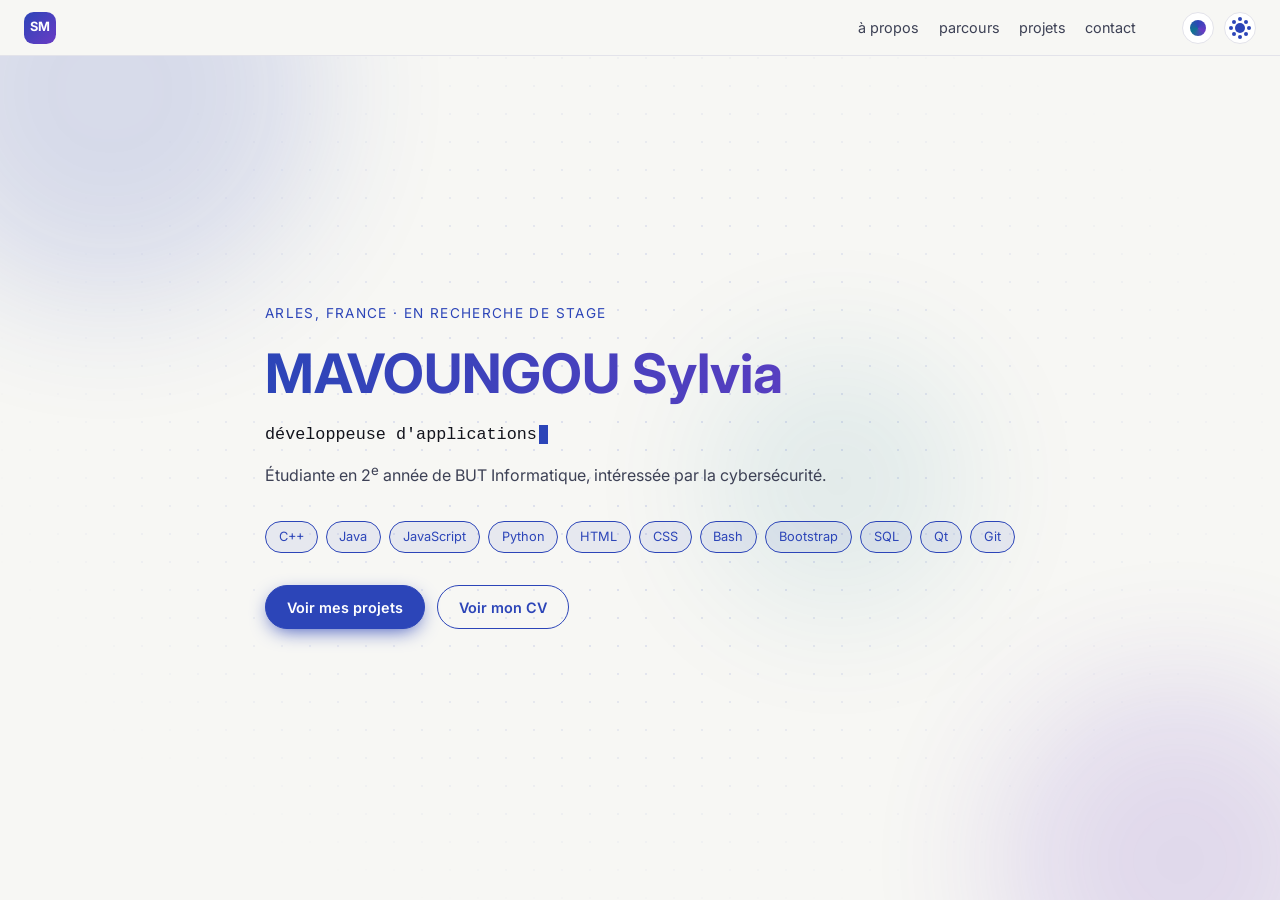
<file: index.html>
<!DOCTYPE html>
<html lang="fr">
<head>
<meta charset="UTF-8">
<meta name="viewport" content="width=device-width, initial-scale=1">
<title>MAVOUNGOU Sylvia - Portfolio</title>
<meta name="description" content="Portfolio de MAVOUNGOU Sylvia, étudiante en BUT Informatique à l'IUT d'Aix-Marseille (Arles) : projets en C++, Java, Qt, web et bases de données.">
<meta name="author" content="MAVOUNGOU Sylvia">

<!-- apercu du lien quand on le partage (LinkedIn, Discord, etc.) -->
<meta property="og:type" content="website">
<meta property="og:title" content="MAVOUNGOU Sylvia - Portfolio">
<meta property="og:description" content="Étudiante en BUT Informatique, intéressée par la cybersécurité.">

<!-- favicon dessine en SVG directement dans la page (pas de fichier en plus) -->
<link rel="icon" href="data:image/svg+xml,%3Csvg xmlns='http://www.w3.org/2000/svg' viewBox='0 0 32 32'%3E%3Ccircle cx='16' cy='16' r='16' fill='%235b7fff'/%3E%3Ctext x='16' y='22' font-family='Arial' font-weight='bold' font-size='18' fill='white' text-anchor='middle'%3ES%3C/text%3E%3C/svg%3E">

<link rel="preconnect" href="https://fonts.googleapis.com">
<link rel="preconnect" href="https://fonts.gstatic.com" crossorigin>
<link href="https://fonts.googleapis.com/css2?family=Inter:wght@400;600;700&display=swap" rel="stylesheet">
<link rel="stylesheet" href="style.css">

<!-- on applique le theme sauvegarde AVANT l'affichage, pour eviter un flash -->
<script>
  document.documentElement.classList.add('js');
  try {
    var themeSauve = localStorage.getItem('theme');
    if (themeSauve === 'jour' || (!themeSauve && window.matchMedia('(prefers-color-scheme: light)').matches)) {
      document.documentElement.classList.add('jour-au-demarrage');
    }
    // couleur du site choisie par le visiteur (bleu, taupe, rose, vert ou orange)
    var couleurSauvee = localStorage.getItem('couleur');
    if (couleurSauvee) {
      document.documentElement.setAttribute('data-couleur', couleurSauvee);
    }
  } catch (e) {}
</script>
</head>
<body>

<!-- case a cocher : sert a savoir si le mode jour est actif.            -->
<!-- elle est cachee visuellement mais reste utilisable au clavier (Tab + Espace). -->
<input type="checkbox" id="interrupteur-theme" aria-label="Activer le mode jour">

<!-- bouton qui coche/decoche la case ci-dessus (fonctionne meme sans JS) -->
<label for="interrupteur-theme" id="bouton-theme" title="Changer de thème">
  <span class="icone-lune" aria-hidden="true"></span>
  <span class="icone-soleil" aria-hidden="true"></span>
</label>

<!-- bouton qui change la couleur du site (voir script.js) -->
<button type="button" id="bouton-couleur" aria-label="Changer la couleur du site" title="Changer de couleur">
  <span class="pastille-couleur" aria-hidden="true"></span>
</button>

<!-- barre de navigation en haut -->
<nav id="navbar" aria-label="Navigation principale">
  <!-- logo : mes initiales, ramene a l'accueil -->
  <a href="#accueil" class="brand" aria-label="Retour à l'accueil" title="Accueil">SM</a>
  <div class="nav-liens">
    <a href="#a-propos">à propos</a>
    <a href="#parcours">parcours</a>
    <a href="#projets">projets</a>
    <a href="#contact">contact</a>
  </div>
</nav>

<!-- conteneur qui defile a l'horizontale -->
<main id="conteneur" tabindex="-1">

  <!-- page 0 : accueil -->
  <section class="page" id="accueil">
    <!-- decor anime : taches de couleur floues + petite grille qui brille -->
    <div class="fond-anime" aria-hidden="true">
      <span class="tache tache-1"></span>
      <span class="tache tache-2"></span>
      <span class="tache tache-3"></span>
      <span class="grille"></span>
    </div>

    <div class="contenu">
      <p class="petit-titre">Arles, France · en recherche de stage</p>
      <h1>MAVOUNGOU Sylvia</h1>
      <!-- texte ecrit comme dans un terminal (voir script.js) -->
      <p class="terminal" aria-hidden="true"><span id="texte-tape">développeuse d'applications</span><span class="curseur"></span></p>
      <p class="sous-titre">Étudiante en 2<sup>e</sup> année de BUT Informatique, intéressée par la cybersécurité.</p>
      <div class="liste-tags">
        <span class="tag">C++</span>
        <span class="tag">Java</span>
        <span class="tag">JavaScript</span>
        <span class="tag">Python</span>
        <span class="tag">HTML</span>
        <span class="tag">CSS</span>
        <span class="tag">Bash</span>
        <span class="tag">Bootstrap</span>
        <span class="tag">SQL</span>
        <span class="tag">Qt</span>
        <span class="tag">Git</span>
      </div>
      <div class="boutons">
        <a href="#projets" class="bouton">Voir mes projets</a>
        <a href="cv.pdf" class="bouton bouton-secondaire" target="_blank" rel="noopener">Voir mon CV</a>
      </div>
    </div>
  </section>

  <!-- page 1 : a propos -->
  <section class="page" id="a-propos">
    <div class="contenu">
      <h2>À propos de moi</h2>
      <p class="sous-titre">Qui je suis</p>

      <div class="profil">
        <!-- carte de gauche : resume rapide -->
        <aside class="carte carte-profil">
          <!-- pour mettre une photo : remplace la div par <img src="photo.jpg" alt="MAVOUNGOU Sylvia" class="avatar"> -->
          <div class="avatar" aria-hidden="true">SM</div>
          <h3>MAVOUNGOU Sylvia</h3>
          <p class="role">Étudiante en BUT Informatique</p>
          <ul class="liste-faits">
            <li><span class="label">Lieu</span><span class="valeur">Arles, France</span></li>
            <li><span class="label">Formation</span><span class="valeur">BUT 2<sup>e</sup> année</span></li>
            <li><span class="label">Stage</span><span class="valeur">dès le 29 mars 2027</span></li>
          </ul>
        </aside>

        <div class="profil-texte">
          <p>Bonjour ! Je m'appelle <strong>Sylvia</strong>. Après mon bac scientifique à Port-Gentil, au Gabon, je suis venue à Arles pour suivre un <strong>BUT Informatique</strong> à l'IUT d'Aix-Marseille.</p>
          <p>Au début, l'informatique m'a demandé beaucoup d'efforts. Mais en voyant les autres y arriver, je me suis dit qu'ils n'étaient <strong>pas magiciens</strong>, et que moi aussi je pouvais le faire. Depuis, j'avance projet après projet.</p>
          <p>Aujourd'hui, je me forme au <strong>développement d'applications</strong>. Plus tard, j'aimerais me spécialiser en <strong>cybersécurité</strong> : par curiosité, et pour savoir comment contrer les cyberattaques. Mon premier contact concret a été l'installation d'un serveur de messagerie : j'y ai vu qu'un serveur bien configuré refuse de relayer les mails vers l'extérieur, pour ne pas servir à envoyer du spam. C'est ce genre de protection que j'ai envie de comprendre et de mettre en place.</p>
        </div>
      </div>

      <!-- informations reprises du CV -->
      <div class="grille-infos">
        <div class="carte carte-info">
          <h3>Langues</h3>
          <ul class="liste-langues">
            <li><span>Français</span><span class="niveau">langue maternelle</span><span class="barre"><span style="width: 100%"></span></span></li>
            <li><span>Anglais</span><span class="niveau">niveau A2</span><span class="barre"><span style="width: 35%"></span></span></li>
          </ul>
        </div>

        <div class="carte carte-info">
          <h3>Savoir-être</h3>
          <div class="liste-tags">
            <span class="tag">Autonomie</span>
            <span class="tag">Rigueur</span>
            <span class="tag">Travail en équipe</span>
            <span class="tag">Gestion du temps</span>
            <span class="tag">Adaptabilité</span>
            <span class="tag">Sens de l'organisation</span>
            <span class="tag">Capacité d'apprentissage</span>
          </div>
        </div>

        <div class="carte carte-info">
          <h3>Centres d'intérêt</h3>
          <div class="liste-tags">
            <span class="tag">Lecture</span>
            <span class="tag">Randonnée</span>
            <span class="tag">Voyages</span>
          </div>
        </div>
      </div>
    </div>
  </section>

  <!-- page 2 : parcours -->
  <section class="page" id="parcours">
    <div class="contenu">
      <h2>Mon parcours</h2>
      <p class="sous-titre">Formations et expériences</p>

      <!-- frise chronologique : du plus recent au plus ancien -->
      <ol class="frise">
        <li class="etape a-venir">
          <p class="date">À partir du 29 mars 2027</p>
          <div class="carte">
            <h3>Stage de 2<sup>e</sup> année <span class="badge">recherché</span></h3>
            <p>Première expérience professionnelle en développement d'applications, pour mettre en pratique mes compétences sur des projets concrets.</p>
          </div>
        </li>

        <li class="etape en-cours">
          <p class="date">2025 - 2028</p>
          <div class="carte">
            <h3>BUT Informatique <span class="badge">2<sup>e</sup> année en cours</span></h3>
            <p>IUT d'Aix-Marseille, site d'Arles. Parcours Réalisation d'applications : conception, développement, validation.</p>
          </div>
        </li>

        <li class="etape">
          <p class="date">2024 - 2025</p>
          <div class="carte">
            <h3>Baccalauréat scientifique (série D) - mention Assez Bien</h3>
            <p>Collège et Lycée Raponda Walker, Port-Gentil (Gabon). Spécialités mathématiques, physique et SVT.</p>
          </div>
        </li>
      </ol>
    </div>
  </section>

  <!-- page 3 : projets -->
  <section class="page" id="projets">
    <div class="contenu">
      <h2>Mes projets</h2>
      <p class="sous-titre">Une sélection de mes travaux</p>

      <!-- chaque projet indique les competences du BUT qu'il mobilise -->
      <div class="grille-projets">
        <article class="carte-projet">
          <a href="images/temps_de_route_rempli.png" target="_blank" rel="noopener" class="lien-image"><img src="images/temps_de_route_rempli.png" alt="Application Temps de route : calcul du trajet Marseille - Paris" class="image-projet image-haute" loading="lazy"></a>
          <h3>Temps de route</h3>
          <p>Application Qt qui calcule le temps de trajet le plus court entre 100 villes françaises avec l'algorithme de Floyd-Warshall. Recherche de villes et tableau des temps entre plusieurs villes. Projet réalisé seule, de l'algorithme à l'interface.</p>
          <div class="liste-tags"><span class="tag">C++</span><span class="tag">Qt</span><span class="tag">Graphes</span></div>
          <p class="competences">Compétences : Réaliser, Optimiser</p>
        </article>

        <article class="carte-projet">
          <a href="images/recette_cuisine.png" target="_blank" rel="noopener" class="lien-image"><img src="images/recette_cuisine.png" alt="Gestionnaire de recettes : fiche de la pizza vosgienne" class="image-projet" loading="lazy"></a>
          <h3>Gestionnaire de recettes</h3>
          <p>Application Qt pour gérer des recettes de cuisine : recherche, filtre par catégorie, ingrédients, photo et prix par personne. Travail en équipe.</p>
          <p>Ma part : les classes qui stockent les recettes, la lecture et l'écriture des fichiers JSON, et la fenêtre principale (menus, ouverture de fichiers, filtre par catégorie). Le plus difficile : fusionner mon code avec celui de ma binôme sans rien casser.</p>
          <div class="liste-tags"><span class="tag">C++</span><span class="tag">Qt</span><span class="tag">Interface graphique</span></div>
          <p class="competences">Compétences : Réaliser, Collaborer</p>
        </article>

        <article class="carte-projet">
          <a href="images/projet1.png" target="_blank" rel="noopener" class="lien-image"><img src="images/projet1.png" alt="Menu principal du programme dans le terminal" class="image-projet" loading="lazy"></a>
          <h3>Bibliothèque numérique</h3>
          <p>Programme en C++ avec gestion de données (vecteurs, fichiers) et vérification des dates et des ISBN. Tests automatisés avec un script expect.</p>
          <div class="liste-tags"><span class="tag">C++</span><span class="tag">expect</span><span class="tag">Tests</span></div>
          <p class="competences">Compétences : Réaliser</p>
        </article>

        <article class="carte-projet">
          <a href="images/apercu_tri.png" target="_blank" rel="noopener" class="lien-image"><img src="images/apercu_tri.png" alt="Graphique des temps d'exécution des algorithmes de tri" class="image-projet" loading="lazy"></a>
          <h3>Algorithmes de tri</h3>
          <p>Comparaison de plusieurs algorithmes de tri en C++, avec mesure du temps d'exécution et graphiques tracés avec SageMath. Automatisation en Bash.</p>
          <div class="liste-tags"><span class="tag">C++</span><span class="tag">SageMath</span><span class="tag">Bash</span></div>
          <p class="competences">Compétences : Optimiser, Réaliser</p>
        </article>

        <article class="carte-projet">
          <a href="images/apercu_jpo.png" target="_blank" rel="noopener" class="lien-image"><img src="images/apercu_jpo.png" alt="Page d'accueil du site des journées portes ouvertes" class="image-projet" loading="lazy"></a>
          <h3>Site web pour les JPO</h3>
          <p>Site réalisé pour les journées portes ouvertes de l'IUT, avec HTML, CSS et Bootstrap. Interface claire et responsive, travail en équipe.</p>
          <div class="liste-tags"><span class="tag">HTML5</span><span class="tag">CSS3</span><span class="tag">Bootstrap</span></div>
          <p class="competences">Compétences : Réaliser, Collaborer</p>
        </article>

        <article class="carte-projet">
          <a href="images/apercu_polynome.png" target="_blank" rel="noopener" class="lien-image"><img src="images/apercu_polynome.png" alt="Calculatrice de polynômes dans le terminal" class="image-projet" loading="lazy"></a>
          <h3>Calculatrice de polynômes</h3>
          <p>Classe Polynome en C++ : programmation orientée objet, tableaux dynamiques, constructeur de copie, surcharge d'opérateurs.</p>
          <div class="liste-tags"><span class="tag">C++</span><span class="tag">POO</span><span class="tag">Algorithmique</span></div>
          <p class="competences"><span>Compétences : Réaliser, Optimiser</span><a href="https://github.com/sylviamavoungou1-sudo/C_Plus_Plus" class="lien-code" target="_blank" rel="noopener">Voir le code <span aria-hidden="true">→</span></a></p>
        </article>

        <article class="carte-projet">
          <a href="images/apercu_mediatheque.png" target="_blank" rel="noopener" class="lien-image"><img src="images/apercu_mediatheque.png" alt="Liste des ouvrages de la médiathèque dans le terminal" class="image-projet" loading="lazy"></a>
          <h3>Médiathèque en Java</h3>
          <p>Gestion d'une médiathèque en Java : classes Ouvrage, Livre et DVD, héritage et programmation orientée objet.</p>
          <div class="liste-tags"><span class="tag">Java</span><span class="tag">POO</span><span class="tag">Héritage</span></div>
          <p class="competences"><span>Compétences : Réaliser</span><a href="https://github.com/sylviamavoungou1-sudo/JAVA/tree/HEAD/Java/Tp3" class="lien-code" target="_blank" rel="noopener">Voir le code <span aria-hidden="true">→</span></a></p>
        </article>

        <article class="carte-projet">
          <a href="images/apercu_bdd.png" target="_blank" rel="noopener" class="lien-image"><img src="images/apercu_bdd.png" alt="Modèle conceptuel de données et requête SQL" class="image-projet" loading="lazy"></a>
          <h3>Base de données</h3>
          <p>Organisation et gestion d'une base de données dans un contexte d'entreprise : modélisation (MCD/MLD) puis requêtes SQL. Travail en équipe.</p>
          <div class="liste-tags"><span class="tag">SQL</span><span class="tag">MCD/MLD</span></div>
          <p class="competences">Compétences : Gérer, Collaborer</p>
        </article>

        <article class="carte-projet">
          <a href="images/serveur_mail.png" target="_blank" rel="noopener" class="lien-image"><img src="images/serveur_mail.png" alt="Mail reçu par un utilisateur du serveur Postfix, lu dans le terminal Debian" class="image-projet" loading="lazy"></a>
          <h3>Serveur de messagerie</h3>
          <p>Installation d'un serveur mail interne pour une entreprise fictive, sur une machine virtuelle Debian : Postfix, Dovecot, webmail Roundcube, puis tests avec Thunderbird. En binôme : le plus difficile a été de se coordonner, car chacune avait ses propres commandes à lancer.</p>
          <p>Ce que j'ai retenu : le serveur refuse de relayer un mail vers l'extérieur (« Relay access denied »). C'est une protection, pour qu'on ne puisse pas s'en servir pour envoyer du spam.</p>
          <div class="liste-tags"><span class="tag">Debian</span><span class="tag">Postfix</span><span class="tag">Dovecot</span><span class="tag">Roundcube</span></div>
          <p class="competences">Compétences : Administrer, Collaborer</p>
        </article>
      </div>
    </div>
  </section>

  <!-- page 4 : contact -->
  <section class="page" id="contact">
    <div class="contenu">
      <p class="disponible"><span class="point-dispo" aria-hidden="true"></span>Disponible pour un stage</p>
      <h2>Contactez-moi</h2>
      <p class="sous-titre">Je recherche un <strong>stage à partir du 29 mars 2027</strong> en développement d'applications, dans le cadre de ma 2<sup>e</sup> année de BUT. N'hésitez pas à me contacter !</p>

      <div class="grille-contact">
        <a href="mailto:sylviamavoungou1@gmail.com" class="carte-contact">
          <!-- icone enveloppe dessinee en SVG -->
          <span class="icone-contact" aria-hidden="true">
            <svg viewBox="0 0 24 24" width="20" height="20" fill="none" stroke="currentColor" stroke-width="2" stroke-linecap="round" stroke-linejoin="round"><rect x="3" y="5" width="18" height="14" rx="2"/><path d="m3 7 9 6 9-6"/></svg>
          </span>
          <span class="texte-contact">
            <span class="label">E-mail</span>
            <span class="valeur">sylviamavoungou1@gmail.com</span>
          </span>
          <span class="fleche" aria-hidden="true">→</span>
        </a>
        <!-- le CV s'ouvre dans un nouvel onglet : on peut le lire sans le telecharger -->
        <a href="cv.pdf" class="carte-contact" target="_blank" rel="noopener">
          <!-- icone document dessinee en SVG -->
          <span class="icone-contact" aria-hidden="true">
            <svg viewBox="0 0 24 24" width="20" height="20" fill="none" stroke="currentColor" stroke-width="2" stroke-linecap="round" stroke-linejoin="round"><path d="M14 3H7a2 2 0 0 0-2 2v14a2 2 0 0 0 2 2h10a2 2 0 0 0 2-2V8z"/><path d="M14 3v5h5"/><path d="M9 13h6"/><path d="M9 17h6"/></svg>
          </span>
          <span class="texte-contact">
            <span class="label">CV</span>
            <span class="valeur">Voir mon CV (PDF)</span>
          </span>
          <span class="fleche" aria-hidden="true">→</span>
        </a>
        <a href="https://github.com/sylviamavoungou1-sudo" class="carte-contact" target="_blank" rel="noopener">
          <!-- icone code dessinee en SVG -->
          <span class="icone-contact" aria-hidden="true">
            <svg viewBox="0 0 24 24" width="20" height="20" fill="none" stroke="currentColor" stroke-width="2" stroke-linecap="round" stroke-linejoin="round"><path d="m8 7-5 5 5 5"/><path d="m16 7 5 5-5 5"/></svg>
          </span>
          <span class="texte-contact">
            <span class="label">GitHub</span>
            <span class="valeur">sylviamavoungou1-sudo</span>
          </span>
          <span class="fleche" aria-hidden="true">→</span>
        </a>
      </div>

      <p class="pied">&copy; 2026 MAVOUNGOU Sylvia</p>
    </div>
  </section>

</main>

<script src="script.js"></script>
</body>
</html>
</file>
<file: style.css>
/* ===== variables de couleur (mode nuit par defaut) ===== */
:root {
  --fond: #050814;
  --carte: #0d1330;
  --bordure: #1c2547;
  --texte: #eef0fb;
  --texte-gris: #9aa3cf;
  --bleu: #5b7fff;
  --bleu-clair: rgba(91, 127, 255, 0.15);
  --violet: #a974ff;
  --cyan: #3fd0ff;
  --sur-accent: #ffffff; /* couleur du texte pose sur la couleur principale */
  --opacite-taches: 0.45;
  --ombre: none;
}

/* ===== autres couleurs du site (mode nuit) ===== */
/* le bouton couleur met l'attribut data-couleur sur <html> (voir script.js). */
/* on garde les noms --bleu, --violet et --cyan : ce sont les 3 couleurs     */
/* d'accent, meme si elles ne sont plus bleues.                              */
/* taupe : les couleurs de mon CV (beige rose et marron). */
/* ici on change aussi le fond et les textes, pas seulement les accents. */
[data-couleur="taupe"] {
  --fond: #1a110d;
  --carte: #281a15;
  --bordure: #453029;
  --texte: #f6ede7;
  --texte-gris: #cdb7ab;
  --bleu: #d9b8a5;
  --bleu-clair: rgba(217, 184, 165, 0.14);
  --violet: #b88a72;
  --cyan: #f0dccf;
  --sur-accent: #2a1712;
}

[data-couleur="rose"] {
  --bleu: #ff7aa8;
  --bleu-clair: rgba(255, 122, 168, 0.15);
  --violet: #c98bff;
  --cyan: #ffb86b;
  --sur-accent: #1a0d16;
}

[data-couleur="vert"] {
  --bleu: #3ddc97;
  --bleu-clair: rgba(61, 220, 151, 0.14);
  --violet: #2ec4d6;
  --cyan: #b5e655;
  --sur-accent: #06140f;
}

[data-couleur="orange"] {
  --bleu: #ffa24c;
  --bleu-clair: rgba(255, 162, 76, 0.15);
  --violet: #ff6f7d;
  --cyan: #ffd166;
  --sur-accent: #1a1006;
}

/* ===== reglages de base ===== */
* {
  box-sizing: border-box;
  margin: 0;
  padding: 0;
}

html, body {
  height: 100%;
}

body {
  font-family: 'Inter', Arial, sans-serif;
  background-color: var(--fond);
  color: var(--texte);
  line-height: 1.6;
  overflow: hidden; /* on bloque le defilement vertical normal */
  transition: background-color 0.3s, color 0.3s;
}

a {
  color: inherit;
  text-decoration: none;
}

/* contour visible quand on navigue au clavier */
a:focus-visible {
  outline: 2px solid var(--bleu);
  outline-offset: 3px;
  border-radius: 4px;
}

/* ===== interrupteur jour / nuit, sans JavaScript ===== */
/* on cache la case a cocher visuellement, mais on la laisse accessible au  */
/* clavier et aux lecteurs d'ecran (display:none la rendrait inutilisable). */
#interrupteur-theme {
  position: absolute;
  width: 1px;
  height: 1px;
  opacity: 0;
  pointer-events: none;
}

#bouton-theme {
  position: fixed;
  top: 0.75rem; /* centre dans la barre de navigation (3.5rem de haut) */
  right: 1.5rem;
  z-index: 20;
  width: 2rem;
  height: 2rem;
  background-color: var(--carte);
  border: 1px solid var(--bordure);
  border-radius: 50%;
  display: flex;
  align-items: center;
  justify-content: center;
  font-size: 1.1rem;
  cursor: pointer;
  transition: background-color 0.3s, border-color 0.3s;
}

/* bouton couleur : meme forme, juste a gauche du bouton jour / nuit. */
/* il a besoin de JavaScript, donc on le cache si JS est desactive.   */
#bouton-couleur {
  display: none;
  position: fixed;
  top: 0.75rem;
  right: 4.1rem;
  z-index: 20;
  width: 2rem;
  height: 2rem;
  background-color: var(--carte);
  border: 1px solid var(--bordure);
  border-radius: 50%;
  align-items: center;
  justify-content: center;
  cursor: pointer;
  transition: background-color 0.3s, border-color 0.3s;
}

.js #bouton-couleur {
  display: flex;
}

#bouton-couleur:hover,
#bouton-theme:hover {
  border-color: var(--bleu);
}

#bouton-couleur:focus-visible {
  outline: 2px solid var(--bleu);
  outline-offset: 3px;
}

/* la pastille montre les 3 couleurs du theme actuel */
.pastille-couleur {
  width: 16px;
  height: 16px;
  border-radius: 50%;
  background: conic-gradient(var(--bleu), var(--violet), var(--cyan), var(--bleu));
  transition: transform 0.4s;
}

#bouton-couleur:hover .pastille-couleur {
  transform: rotate(180deg);
}

/* quand la case a le focus clavier, on entoure le bouton */
#interrupteur-theme:focus-visible ~ #bouton-theme {
  outline: 2px solid var(--bleu);
  outline-offset: 3px;
}

/* la lune est dessinee en CSS (pas un emoji) pour qu'elle garde la couleur   */
/* du theme : un cercle transparent avec une ombre interieure (box-shadow)   */
/* decalee, ce qui dessine un croissant de la couleur --bleu.                */
.icone-lune {
  display: block;
  width: 16px;
  height: 16px;
  border-radius: 50%;
  box-shadow: inset 6px -4px 0 0 var(--bleu);
  transform: rotate(-35deg);
}

/* le soleil aussi est dessine en CSS : un petit cercle plein au centre,      */
/* entoure de 8 points places grace a plusieurs box-shadow (separes par des  */
/* virgules). Chaque box-shadow est decalee dans une direction differente    */
/* (haut, bas, gauche, droite, et les 4 diagonales) pour former les rayons.  */
.icone-soleil {
  display: none; /* cache par defaut, on est en mode nuit */
  width: 10px;
  height: 10px;
  border-radius: 50%;
  background-color: var(--bleu);
  box-shadow:
    0 -9px 0 -3px var(--bleu),
    0 9px 0 -3px var(--bleu),
    9px 0 0 -3px var(--bleu),
    -9px 0 0 -3px var(--bleu),
    6px -6px 0 -3px var(--bleu),
    -6px -6px 0 -3px var(--bleu),
    6px 6px 0 -3px var(--bleu),
    -6px 6px 0 -3px var(--bleu);
}

/* quand la case est cochee (mode jour) : on cache la lune et on montre le soleil */
#interrupteur-theme:checked ~ #bouton-theme .icone-lune {
  display: none;
}

#interrupteur-theme:checked ~ #bouton-theme .icone-soleil {
  display: block;
}

/* astuce CSS : quand la case cachee est cochee, on redefinit les variables   */
/* de couleur sur les elements qui la suivent dans le HTML (bouton, navbar,  */
/* page). Comme ce sont des variables, tous leurs enfants recuperent       */
/* aussi les nouvelles couleurs automatiquement.                            */
/* theme jour : fond blanc casse, textes bien fonces pour rester lisibles.  */
#interrupteur-theme:checked ~ #bouton-theme,
#interrupteur-theme:checked ~ #bouton-couleur,
#interrupteur-theme:checked ~ #navbar,
#interrupteur-theme:checked ~ #conteneur {
  --sur-accent: #ffffff;
  --fond: #f7f7f4;
  --carte: #ffffff;
  --bordure: #e3e3ea;
  --texte: #12131c;
  --texte-gris: #3d4155;
  --bleu: #2c45b8;
  --bleu-clair: rgba(44, 69, 184, 0.08);
  --violet: #6a3bc4;
  --cyan: #0e7490;
  --opacite-taches: 0.16;
  --ombre: 0 1px 2px rgba(18, 19, 28, 0.05), 0 6px 18px -8px rgba(18, 19, 28, 0.15);
}

/* les autres couleurs en mode jour : plus foncees pour rester lisibles sur fond clair */
[data-couleur="taupe"] #interrupteur-theme:checked ~ #bouton-theme,
[data-couleur="taupe"] #interrupteur-theme:checked ~ #bouton-couleur,
[data-couleur="taupe"] #interrupteur-theme:checked ~ #navbar,
[data-couleur="taupe"] #interrupteur-theme:checked ~ #conteneur {
  --fond: #f6eee9;
  --carte: #ffffff;
  --bordure: #e3d3c9;
  --texte: #3b231c;
  --texte-gris: #6b4f45;
  --bleu: #7a4a3a;
  --bleu-clair: rgba(122, 74, 58, 0.08);
  --violet: #a67c68;
  --cyan: #c2a898;
}

[data-couleur="rose"] #interrupteur-theme:checked ~ #bouton-theme,
[data-couleur="rose"] #interrupteur-theme:checked ~ #bouton-couleur,
[data-couleur="rose"] #interrupteur-theme:checked ~ #navbar,
[data-couleur="rose"] #interrupteur-theme:checked ~ #conteneur {
  --bleu: #c2255c;
  --bleu-clair: rgba(194, 37, 92, 0.08);
  --violet: #862e9c;
  --cyan: #d9480f;
}

[data-couleur="vert"] #interrupteur-theme:checked ~ #bouton-theme,
[data-couleur="vert"] #interrupteur-theme:checked ~ #bouton-couleur,
[data-couleur="vert"] #interrupteur-theme:checked ~ #navbar,
[data-couleur="vert"] #interrupteur-theme:checked ~ #conteneur {
  --bleu: #0b7a55;
  --bleu-clair: rgba(11, 122, 85, 0.08);
  --violet: #0e7490;
  --cyan: #4d7c0f;
}

[data-couleur="orange"] #interrupteur-theme:checked ~ #bouton-theme,
[data-couleur="orange"] #interrupteur-theme:checked ~ #bouton-couleur,
[data-couleur="orange"] #interrupteur-theme:checked ~ #navbar,
[data-couleur="orange"] #interrupteur-theme:checked ~ #conteneur {
  --bleu: #c2410c;
  --bleu-clair: rgba(194, 65, 12, 0.08);
  --violet: #be123c;
  --cyan: #a16207;
}

/* ===== barre de navigation ===== */
#navbar {
  position: fixed;
  top: 0;
  left: 0;
  right: 0;
  z-index: 10;
  display: flex;
  align-items: center;
  justify-content: space-between;
  height: 3.5rem;
  padding: 0 1.5rem;
  padding-right: 9rem; /* laisse la place aux deux boutons ronds, avec un espace apres "contact" */
  background-color: var(--fond);
  border-bottom: 1px solid var(--bordure);
  transition: background-color 0.3s;
}

/* logo : mes initiales dans un carre arrondi en degrade */
.brand {
  width: 2rem;
  height: 2rem;
  border-radius: 0.6rem;
  display: flex;
  align-items: center;
  justify-content: center;
  background: linear-gradient(135deg, var(--bleu), var(--violet));
  color: var(--sur-accent);
  font-size: 0.8rem;
  font-weight: 700;
  letter-spacing: 0.03em;
  transition: transform 0.2s, border-radius 0.2s;
}

/* au survol, le carre tourne un peu et devient rond */
.brand:hover {
  transform: rotate(-8deg) scale(1.08);
  border-radius: 50%;
}

.nav-liens {
  display: flex;
  gap: 1.2rem;
}

.nav-liens a {
  color: var(--texte-gris);
  font-size: 0.9rem;
}

.nav-liens a:hover,
.nav-liens a.actif {
  color: var(--bleu);
}

/* ===== conteneur horizontal ===== */
/* overflow-x: hidden : on ne peut plus glisser d'une page a l'autre, */
/* on change de page seulement en cliquant sur le menu (voir script.js). */
#conteneur {
  height: 100vh;
  height: 100dvh; /* sur mobile, tient compte de la barre d'adresse */
  width: 100vw;
  display: flex;
  overflow: hidden;
  background-color: var(--fond);
  color: var(--texte); /* sinon les titres gardent la couleur du mode nuit (heritee du body) */
  transition: background-color 0.3s;
  outline: none;
}

.page {
  flex: 0 0 100vw;
  height: 100vh;
  height: 100dvh;
  display: flex;
  align-items: center;
  overflow-y: auto;
  padding: 6rem 6vw 4rem;
}

.contenu {
  max-width: 750px;
  margin: auto; /* centre, et reste scrollable si le contenu est plus haut que l'ecran */
  width: 100%;
  animation: apparition 0.8s ease;
}

/* avec JavaScript : l'animation se rejoue a chaque arrivee sur une page */
.js .contenu {
  animation: none;
  opacity: 0;
}

.js .page.visible .contenu {
  animation: apparition 0.8s ease forwards;
}

@keyframes apparition {
  from {
    opacity: 0;
    transform: translateY(20px);
  }
  to {
    opacity: 1;
    transform: translateY(0);
  }
}

/* ===== textes ===== */
.petit-titre {
  color: var(--bleu);
  font-size: 0.85rem;
  text-transform: uppercase;
  letter-spacing: 0.1em;
  margin-bottom: 1rem;
}

h1 {
  font-size: 2.5rem;
  line-height: 1.2;
  color: var(--bleu);
  margin-bottom: 1rem;
}

h2 {
  font-size: 2rem;
  margin-bottom: 0.7rem;
}

/* petit trait en degrade sous les titres de page */
h2::after {
  content: "";
  display: block;
  width: 3rem;
  height: 4px;
  margin-top: 0.5rem;
  border-radius: 2px;
  background: linear-gradient(90deg, var(--bleu), var(--violet), var(--cyan));
}

h3 {
  margin-bottom: 0.5rem;
}

.sous-titre {
  color: var(--texte-gris);
  margin-bottom: 2rem;
}

p {
  margin-bottom: 1rem;
  color: var(--texte-gris);
}

strong {
  color: var(--texte);
}


/* ===== boutons de l'accueil ===== */
.boutons {
  display: flex;
  flex-wrap: wrap;
  gap: 0.8rem;
  margin-top: 2rem;
}

.bouton {
  display: inline-block;
  padding: 0.6rem 1.3rem;
  border-radius: 999px;
  border: 1px solid var(--bleu);
  background-color: var(--bleu);
  color: var(--sur-accent);
  font-weight: 600;
  font-size: 0.9rem;
  transition: transform 0.2s, background-color 0.2s;
}

.bouton:hover {
  transform: translateY(-2px);
}

.bouton-secondaire {
  background-color: transparent;
  color: var(--bleu);
}

.bouton-secondaire:hover {
  background-color: var(--bleu-clair);
}

/* ===== tags ===== */
.liste-tags {
  display: flex;
  flex-wrap: wrap;
  gap: 0.5rem;
}

.tag {
  background-color: var(--bleu-clair);
  color: var(--bleu);
  border: 1px solid var(--bleu);
  padding: 0.3rem 0.8rem;
  border-radius: 999px;
  font-size: 0.8rem;
  animation: apparition 0.5s ease backwards;
}

/* un petit delai different sur chaque tag pour qu'ils arrivent l'un apres l'autre */
.tag:nth-child(1) { animation-delay: 0.1s; }
.tag:nth-child(2) { animation-delay: 0.2s; }
.tag:nth-child(3) { animation-delay: 0.3s; }
.tag:nth-child(4) { animation-delay: 0.4s; }
.tag:nth-child(5) { animation-delay: 0.5s; }
.tag:nth-child(6) { animation-delay: 0.6s; }
.tag:nth-child(7) { animation-delay: 0.7s; }
.tag:nth-child(8) { animation-delay: 0.8s; }
.tag:nth-child(9) { animation-delay: 0.9s; }
.tag:nth-child(10) { animation-delay: 1s; }
.tag:nth-child(11) { animation-delay: 1.1s; }

/* ===== avatar rond ===== */
.avatar {
  width: 90px;
  height: 90px;
  border-radius: 50%;
  object-fit: cover; /* si on remplace par une photo */
  background-color: var(--bleu);
  color: var(--sur-accent);
  font-size: 1.8rem;
  font-weight: bold;
  display: flex;
  align-items: center;
  justify-content: center;
  margin-bottom: 1.5rem;
}

/* ===== a propos ===== */
/* sur grand ecran : la carte de profil a gauche, le texte a droite */
.profil {
  display: grid;
  grid-template-columns: 1fr;
  gap: 1.5rem;
  margin-bottom: 1.5rem;
}

@media (min-width: 700px) {
  .profil {
    grid-template-columns: 230px 1fr;
    align-items: center;
  }
}

.carte-profil {
  text-align: center;
  position: relative;
  overflow: hidden;
}

/* bandeau en degrade en haut de la carte */
.carte-profil::before {
  content: "";
  position: absolute;
  top: 0;
  left: 0;
  right: 0;
  height: 4px;
  background: linear-gradient(90deg, var(--bleu), var(--violet), var(--cyan));
}

.carte-profil .avatar {
  margin: 0.5rem auto 1rem;
  background: linear-gradient(135deg, var(--bleu), var(--violet));
  box-shadow: 0 0 0 4px var(--carte), 0 0 0 6px var(--bleu);
}

.carte-profil h3 {
  font-size: 1rem;
  margin-bottom: 0.2rem;
}

.role {
  font-size: 0.8rem;
  color: var(--bleu);
}

.liste-faits {
  list-style: none;
  text-align: left;
  border-top: 1px solid var(--bordure);
  padding-top: 0.8rem;
}

.liste-faits li {
  display: flex;
  justify-content: space-between;
  align-items: baseline;
  gap: 0.8rem;
  padding: 0.25rem 0;
}

.liste-faits .valeur {
  font-size: 0.8rem;
  text-align: right;
}

.liste-faits .label {
  font-size: 0.7rem;
}

/* trait en degrade a gauche du texte de presentation */
.profil-texte {
  padding-left: 1.2rem;
  border-left: 3px solid var(--bleu);
  border-image: linear-gradient(var(--bleu), var(--violet), var(--cyan)) 1;
}

.profil-texte p:last-child {
  margin-bottom: 0;
}

/* trois petites cartes : langues, savoir-etre, centres d'interet */
.grille-infos {
  display: grid;
  grid-template-columns: 1fr;
  gap: 1rem;
}

@media (min-width: 700px) {
  .grille-infos {
    grid-template-columns: 1fr 1fr;
  }
  /* la carte du milieu (savoir-etre) a plus de tags : elle prend toute la hauteur a droite */
  .carte-info:nth-child(2) {
    grid-column: 2;
    grid-row: 1 / span 2;
  }
}

.carte-info h3 {
  font-size: 0.8rem;
  text-transform: uppercase;
  letter-spacing: 0.08em;
  color: var(--bleu);
  margin-bottom: 0.8rem;
}

.carte-info .tag {
  font-size: 0.75rem;
  animation: none;
}

.liste-langues {
  list-style: none;
}

.liste-langues li {
  display: flex;
  flex-wrap: wrap;
  justify-content: space-between;
  gap: 0.4rem 1rem;
  padding: 0.5rem 0;
  font-weight: 600;
}

/* barre de niveau sous chaque langue (la largeur est donnee dans le HTML) */
.barre {
  flex-basis: 100%;
  height: 6px;
  border-radius: 999px;
  background-color: var(--bleu-clair);
  overflow: hidden;
}

.barre span {
  display: block;
  height: 100%;
  border-radius: 999px;
  background: linear-gradient(90deg, var(--bleu), var(--violet));
}

.niveau {
  color: var(--texte-gris);
  font-weight: 400;
  font-size: 0.85rem;
}

/* ===== parcours (frise chronologique) ===== */
.frise {
  list-style: none;
  position: relative;
  padding-left: 2rem;
}

/* la ligne verticale de la frise */
.frise::before {
  content: "";
  position: absolute;
  left: 7px;
  top: 8px;
  bottom: 0;
  width: 2px;
  background: linear-gradient(var(--cyan), var(--bleu), var(--violet), transparent);
  transform-origin: top;
}

.etape {
  position: relative;
  margin-bottom: 1.5rem;
}

/* le point de chaque etape, pose sur la ligne */
.etape::before {
  content: "";
  position: absolute;
  left: -2rem;
  top: 5px;
  width: 16px;
  height: 16px;
  border-radius: 50%;
  background-color: var(--fond);
  border: 3px solid var(--bleu);
}

/* etape en cours : point plein, avec un halo qui pulse */
.etape.en-cours::before {
  background-color: var(--bleu);
  animation: pulser 2s ease-out infinite;
}

/* etape a venir : point et carte en pointilles */
.etape.a-venir::before {
  border-style: dashed;
  border-color: var(--cyan);
}

.etape.a-venir .carte {
  border-style: dashed;
}

.etape.a-venir .date {
  color: var(--cyan);
  border-color: var(--cyan);
  background-color: transparent;
}

@keyframes pulser {
  from { box-shadow: 0 0 0 0 var(--bleu); }
  to { box-shadow: 0 0 0 10px transparent; }
}

.badge {
  display: inline-block;
  vertical-align: middle;
  margin-left: 0.4rem;
  padding: 0.1rem 0.6rem;
  border-radius: 999px;
  background-color: var(--bleu-clair);
  color: var(--bleu);
  font-size: 0.7rem;
  font-weight: 600;
}

/* avec JavaScript : la ligne se trace puis les etapes arrivent une par une */
.js .page.visible .frise::before {
  animation: tracer 1s ease backwards;
}

.js .page.visible .etape {
  animation: apparition 0.6s ease backwards;
}

.js .page.visible .etape:nth-child(1) { animation-delay: 0.2s; }
.js .page.visible .etape:nth-child(2) { animation-delay: 0.45s; }
.js .page.visible .etape:nth-child(3) { animation-delay: 0.7s; }

@keyframes tracer {
  from { transform: scaleY(0); }
}

.date {
  display: inline-block;
  color: var(--bleu);
  background-color: var(--bleu-clair);
  border: 1px solid var(--bleu);
  border-radius: 999px;
  padding: 0.2rem 0.8rem;
  font-size: 0.75rem;
  margin-bottom: 0.5rem;
}

.carte {
  background-color: var(--carte);
  box-shadow: var(--ombre);
  border: 1px solid var(--bordure);
  border-radius: 1rem;
  padding: 1.2rem 1.5rem;
  transition: transform 0.2s, border-color 0.2s;
}

.carte:hover {
  transform: translateY(-3px);
  border-color: var(--bleu);
  box-shadow: 0 12px 30px -16px var(--bleu);
}

/* ===== projets ===== */
.grille-projets {
  display: grid;
  grid-template-columns: 1fr;
  gap: 1rem;
}

@media (min-width: 700px) {
  .grille-projets {
    grid-template-columns: 1fr 1fr;
  }
}

.carte-projet {
  background-color: var(--carte);
  box-shadow: var(--ombre);
  border: 1px solid var(--bordure);
  border-radius: 1rem;
  padding: 1.2rem;
  display: flex;
  flex-direction: column;
  transition: transform 0.2s, border-color 0.2s, box-shadow 0.2s;
}

.carte-projet:hover {
  transform: translateY(-4px);
  border-color: var(--bleu);
  box-shadow: 0 14px 34px -16px var(--bleu);
}

/* image du projet : elle occupe tout le haut de la carte (marges negatives */
/* pour annuler le padding). On clique dessus pour la voir en grand.        */
.lien-image {
  display: block;
  margin: -1.2rem -1.2rem 1rem;
  border-radius: calc(1rem - 1px) calc(1rem - 1px) 0 0;
  border-bottom: 1px solid var(--bordure);
  overflow: hidden; /* l'image ne depasse pas quand elle grossit au survol */
}

.image-projet {
  display: block;
  width: 100%;
  height: 12rem;
  object-fit: cover;
  object-position: top left;
  transition: transform 0.4s ease;
}

.carte-projet:hover .image-projet {
  transform: scale(1.05);
}

/* capture plus haute que large : on montre la zone du resultat */
.image-haute {
  object-position: 0 30%;
}

.carte-projet h3 {
  font-size: 1.05rem;
}

.carte-projet p {
  font-size: 0.9rem;
}

.carte-projet .liste-tags {
  margin-bottom: 0.9rem;
}

.carte-projet .tag {
  font-size: 0.7rem;
  animation: none; /* pas besoin du delai ici, il y en a deja trop sur la page */
}

/* les competences restent en bas de la carte, separees par un trait */
.carte-projet .competences {
  font-size: 0.75rem;
  margin: auto 0 0;
  padding-top: 0.7rem;
  border-top: 1px dashed var(--bordure);
  color: var(--bleu);
  display: flex;
  flex-wrap: wrap;
  justify-content: space-between;
  gap: 0.3rem 1rem;
}

/* lien vers le depot GitHub du projet */
.lien-code {
  font-weight: 600;
  color: var(--bleu);
  white-space: nowrap;
}

.lien-code:hover {
  text-decoration: underline;
}

/* ===== contact ===== */
/* pastille "disponible" avec un point qui pulse */
.disponible {
  display: inline-flex;
  align-items: center;
  gap: 0.5rem;
  padding: 0.25rem 0.8rem;
  border: 1px solid var(--bordure);
  border-radius: 999px;
  background-color: var(--carte);
  color: var(--texte);
  font-size: 0.8rem;
  font-weight: 600;
}

.point-dispo {
  width: 8px;
  height: 8px;
  border-radius: 50%;
  background-color: var(--bleu); /* prend la couleur du theme choisi */
  animation: pulser 2s ease-out infinite; /* meme halo que sur la frise */
}

.grille-contact {
  display: grid;
  grid-template-columns: 1fr;
  gap: 1rem;
  margin-bottom: 2rem;
}

@media (min-width: 640px) {
  .grille-contact {
    grid-template-columns: 1fr 1fr;
  }
}

.carte-contact {
  background-color: var(--carte);
  box-shadow: var(--ombre);
  border: 1px solid var(--bordure);
  border-radius: 1rem;
  padding: 1.1rem 1.2rem;
  display: flex;
  align-items: center;
  gap: 0.9rem;
  transition: transform 0.2s, border-color 0.2s, box-shadow 0.2s;
}

.carte-contact:hover {
  transform: translateY(-3px);
  border-color: var(--bleu);
  box-shadow: 0 12px 30px -16px var(--bleu);
}

/* rond colore avec l'icone */
.icone-contact {
  flex: 0 0 2.6rem;
  height: 2.6rem;
  border-radius: 50%;
  display: flex;
  align-items: center;
  justify-content: center;
  color: var(--sur-accent);
  background: linear-gradient(135deg, var(--bleu), var(--violet));
}

.texte-contact {
  min-width: 0;
  overflow-wrap: anywhere; /* l'adresse mail ne deborde pas sur petit ecran */
}

.texte-contact .label,
.texte-contact .valeur {
  display: block;
}

.texte-contact .valeur {
  font-size: 0.9rem;
}

/* la fleche avance un peu au survol */
.fleche {
  margin-left: auto;
  color: var(--bleu);
  transition: transform 0.2s;
}

.carte-contact:hover .fleche {
  transform: translateX(4px);
}

.label {
  font-size: 0.75rem;
  text-transform: uppercase;
  color: var(--texte-gris);
}

.valeur {
  font-weight: bold;
  color: var(--texte);
}

.pied {
  font-size: 0.8rem;
  padding-top: 1rem;
  border-top: 1px solid var(--bordure);
}

/* ===== petits ecrans ===== */
/* on garde les liens du menu, en plus petit, au lieu de les cacher */
@media (max-width: 640px) {
  #navbar {
    padding-left: 1rem;
    padding-right: 5.6rem;
  }
  #bouton-theme {
    right: 0.8rem;
  }
  #bouton-couleur {
    right: 3.1rem;
  }
  .nav-liens {
    gap: 0.8rem;
  }
  .nav-liens a {
    font-size: 0.8rem;
  }
  h1 {
    font-size: 2rem;
  }
}

@media (max-width: 420px) {
  .brand {
    display: none;
  }
}

/* ===== animations de la page d'accueil ===== */
#accueil {
  position: relative;
}

#accueil .contenu {
  position: relative; /* passe devant le decor */
  z-index: 1;
}

/* le decor occupe toute la page, derriere le texte */
.fond-anime {
  position: absolute;
  inset: -40px; /* un peu plus grand que la page, pour le mouvement avec la souris */
  overflow: hidden;
  pointer-events: none;
  transition: transform 0.6s ease-out;
}

/* grosses taches de couleur tres floues qui se deplacent lentement */
.tache {
  position: absolute;
  border-radius: 50%;
  filter: blur(70px);
  opacity: var(--opacite-taches);
  will-change: transform;
}

.tache-1 {
  width: 420px;
  height: 420px;
  background: var(--bleu);
  top: -80px;
  left: -60px;
  animation: flotter-1 18s ease-in-out infinite alternate;
}

.tache-2 {
  width: 360px;
  height: 360px;
  background: var(--violet);
  bottom: -100px;
  right: -40px;
  animation: flotter-2 22s ease-in-out infinite alternate;
}

.tache-3 {
  width: 260px;
  height: 260px;
  background: var(--cyan);
  top: 40%;
  left: 55%;
  opacity: calc(var(--opacite-taches) * 0.6);
  animation: flotter-3 26s ease-in-out infinite alternate;
}

@keyframes flotter-1 {
  to { transform: translate(35vw, 25vh) scale(1.15); }
}

@keyframes flotter-2 {
  to { transform: translate(-30vw, -30vh) scale(0.9); }
}

@keyframes flotter-3 {
  to { transform: translate(-40vw, 10vh) scale(1.3); }
}

/* grille de points discrete, qui "respire" doucement */
.grille {
  position: absolute;
  inset: 0;
  background-image: radial-gradient(var(--bleu) 1px, transparent 1px);
  background-size: 28px 28px;
  opacity: 0.12;
  -webkit-mask-image: radial-gradient(ellipse at center, black 20%, transparent 70%);
  mask-image: radial-gradient(ellipse at center, black 20%, transparent 70%);
  animation: respirer 6s ease-in-out infinite;
}

@keyframes respirer {
  50% { opacity: 0.22; }
}

/* nom en degrade de couleurs qui glisse */
#accueil h1 {
  font-size: clamp(2rem, 6vw, 3.4rem);
  background: linear-gradient(90deg, var(--bleu), var(--violet), var(--cyan), var(--bleu));
  background-size: 300% 100%;
  -webkit-background-clip: text;
  background-clip: text;
  color: transparent;
  animation: degrade 8s linear infinite;
}

@keyframes degrade {
  to { background-position: 300% 0; }
}

/* ligne facon terminal */
.terminal {
  font-family: 'Consolas', 'Courier New', monospace;
  font-size: 1.05rem;
  color: var(--texte);
  margin-bottom: 0.6rem;
  min-height: 1.7em; /* evite que la page saute quand le texte s'efface */
}


.curseur {
  display: inline-block;
  width: 0.55em;
  height: 1.1em;
  margin-left: 2px;
  vertical-align: text-bottom;
  background: var(--bleu);
  animation: clignoter 1s steps(1) infinite;
}

@keyframes clignoter {
  50% { opacity: 0; }
}

/* les tags montent un peu au survol */
#accueil .tag {
  transition: transform 0.2s, background-color 0.2s;
}

#accueil .tag:hover {
  transform: translateY(-3px);
  background-color: var(--bleu);
  color: var(--sur-accent);
}

/* reflet lumineux qui traverse le bouton principal au survol */
.bouton:not(.bouton-secondaire) {
  position: relative;
  overflow: hidden;
  box-shadow: 0 6px 20px -6px var(--bleu);
}

.bouton:not(.bouton-secondaire)::after {
  content: "";
  position: absolute;
  top: 0;
  left: -75%;
  width: 50%;
  height: 100%;
  background: linear-gradient(120deg, transparent, rgba(255, 255, 255, 0.45), transparent);
  transform: skewX(-20deg);
}

.bouton:not(.bouton-secondaire):hover::after {
  left: 130%;
  transition: left 0.7s ease;
}


/* ===== moins d'animations si l'utilisateur l'a demande dans son systeme ===== */
@media (prefers-reduced-motion: reduce) {
  *, *::before, *::after {
    animation: none !important;
    transition: none !important;
    scroll-behavior: auto !important;
  }
  .js .contenu {
    opacity: 1;
  }
}
</file>
